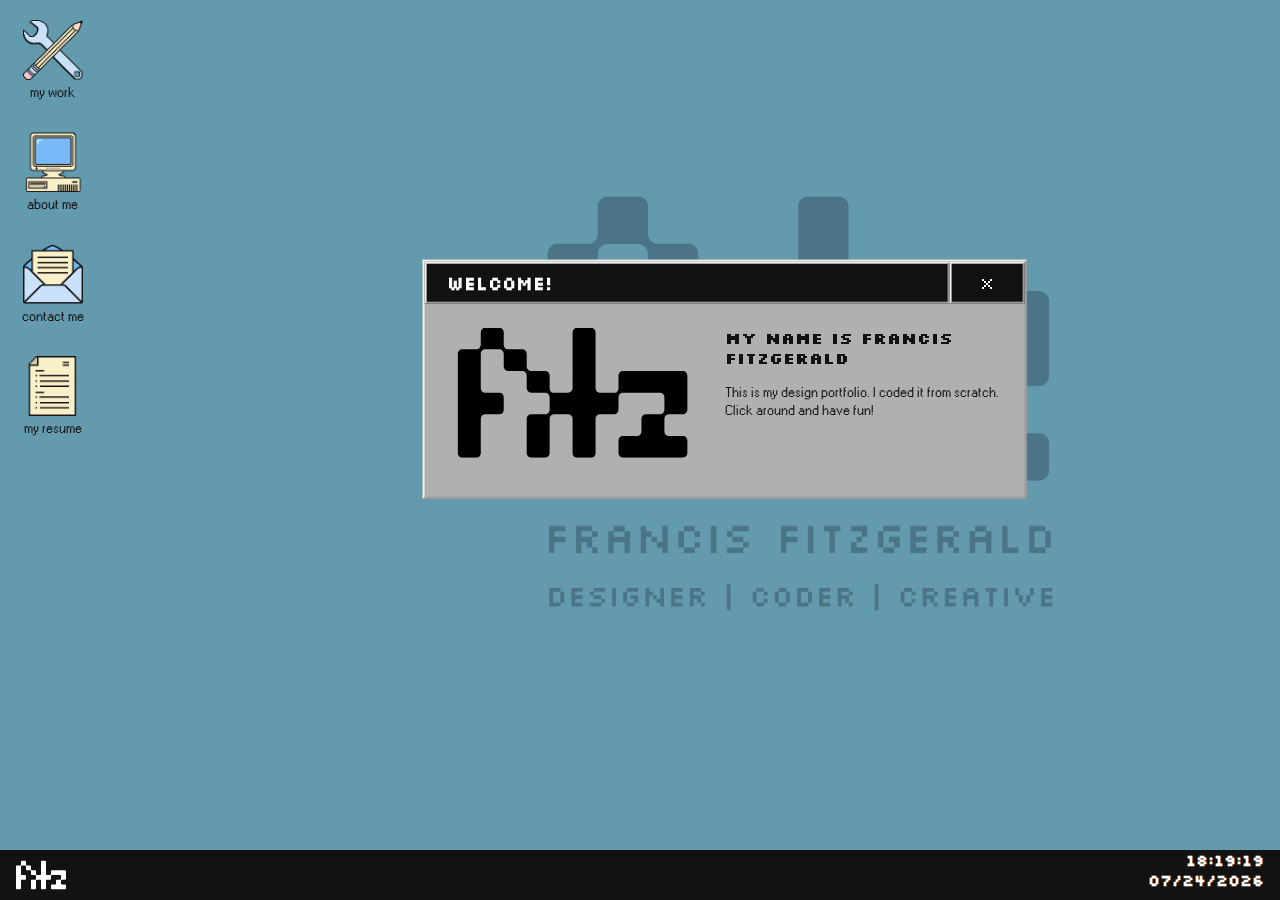
<file: index.html>
<!DOCTYPE html>
<html lang="en">
<head>
	<meta charset="UTF-8">
	<meta name="viewport" content="width=device-width, initial-scale=1.0">
    <link rel="stylesheet" href="styles.css">
    <script src="script.js" defer></script>
	<title>Francis Fitzgerald</title>
	<link rel="icon" type="image/x-icon" href="images/favicon.ico">
</head>
<body onload="startDate()">

	<!--TOPNAV-->

	<div class="topnav">

		<div class="grid-container-half">

			<div class="grid-item" id="topnav-grid-name">

				<h2>Francis Fitzgerald</h2>

			</div>

			<div class="grid-item" id="topnav-grid-roles">
				
				<h3>Designer | Coder | Creative</h3>

			</div>

		</div>

	</div>

	<!--HERO-->

	<div class="hero">

		<div class="popup" id="intro-popup">

			<div class="popup-nav">

					<div class="popup-title"><h3>Welcome!</h3></div>

					<button id="close-intro-popup" class="close-button">X</button>

			</div>

			<div class="popup-padding">

			<div class="grid-container-half">

				<div class="grid-item">

					<img src="images/flogo_option1.svg" width="90%" height="90%">

				</div>

				<div class="grid-item">

					<h5>My name is francis Fitzgerald</h5>
					<div class="spacing-16"></div>
					<p>This is my design portfolio. I coded it from scratch. Click around and have fun!</p>

				</div>

			</div>

			</div>

		</div>

			<div class="icon-set-desktop">

					<div class="icon" data-icon="work">
						<img class="desktop-icon" src="images/work_icon_pastelle.png">
						<p>my work</p>
					</div>

					<div class="icon" data-icon="about">
						<img class="desktop-icon" src="images/about_icon_pastelle.png">
						<p>about me</p>
					</div>

					<div class="icon" data-icon="contact">
						<img class="desktop-icon" src="images/contact_icon_pastelle.png">
						<p>contact me</p>
					</div>

					<div class="icon" data-icon="resume">
						<img class="desktop-icon" src="images/resume_icon_pastelle.png">
						<p>my resume</p>
					</div>

			</div>


		<!--MOBILE ICONS-->

		<div class="icon-set-mobile">

			<!--<div class="grid-container-half">-->

				<!--<div class="grid-item">-->

					<div class="icon" data-icon="work">
						<img class="desktop-icon" src="images/work_icon_pastelle.png">
						<p>my work</p>
					</div>

					<div class="icon" id="about" data-icon="about">
						<img class="desktop-icon" src="images/about_icon_pastelle.png">
						<p>about me</p>
					</div>

				<!--</div>-->

				<!--<div class="grid-item">-->

					<div class="icon" data-icon="contact">
						<img class="desktop-icon" src="images/contact_icon_pastelle.png">
						<p>contact me</p>
					</div>

					<div class="icon" data-icon="resume">
						<img class="desktop-icon" src="images/resume_icon_pastelle.png">
						<p>my resume</p>
					</div>

				<!--</div>-->

			<!--</div>-->

		</div>

	
		<!--**POPUPS-->

		<!--***WORK POPUP-->

			<div class="popup" id="work-popup">

				<div class="popup-nav">

					<div class="popup-title"><h3>My Work</h3></div>

					<button id="close-work-popup" class="close-button">X</button>

				</div>

				<div class="popup-padding">

				<div class="grid-container-quarter">

					<div class="grid-item">

					<a href="01.html">
						<div class="small-icon">
							<img class="small-icon-desktop" src="images/REM_icon.png">
							<p>REM</p>
						</div>
					</a>

					</div>

					<div class="grid-item">

					<a href="02.html">
						<div class="small-icon">
							<img class="small-icon-desktop" src="images/skorochod_icon.png">
							<p>Skorochod</p>
						</div>
					</a>

					</div>

					<div class="grid-item">

					<a href="03.html">
						<div class="small-icon">
							<img class="small-icon-desktop" src="images/scopes_icon.png">
							<p>Scopes</p>
						</div>
					</a>

					</div>

					<div class="grid-item">

					<a href="04.html">
						<div class="small-icon">
							<img class="small-icon-desktop" src="images/move_icon.png">
							<p>MOVE!</p>
						</div>
					</a>

					</div>
					
				</div>

				</div>

			</div>

			<div class="resize-handle"></div>

			</div>

		<!--***CONTACT POPUP-->

			<div class="popup" id="contact-popup">

					<div class="popup-nav">

						<div class="popup-title"><h3>Let's Connect</h3></div>

						<button id="close-contact-popup" class="close-button">X</button>

					</div>

				<div class="popup-padding">

					<form action="https://api.web3forms.com/submit" method="POST">

   						<!-- Replace with your Access Key -->
    					<input type="hidden" name="access_key" value="7cd8b3a7-5107-43ee-84ca-043276da96f1">

    					<!-- Form Inputs. Each input must have a name="" attribute -->

						<p>Your Name</p>
    					<input class="form-input" type="text" name="name" required>

						<div class="spacing-16"></div>

						<p>Your E-Mail</p>
    					<input class="form-input" type="email" name="email" required>

						<div class="spacing-16"></div>

						<p>Your Message</p>
    					<textarea name="message" required></textarea>

						<div class="spacing-16"></div>

    					<!-- Honeypot Spam Protection -->

    					<!-- Custom Confirmation / Success Page -->
    					<!-- <input type="hidden" name="redirect" value="https://mywebsite.com/thanks.html"> -->

    					<button type="submit">Submit Form</button>

						<div class="spacing-16"></div>

						<div class="checkbox-container">

								<input type="checkbox" name="botcheck" class="checkbox"> 

								<p>I am not a robot!</p>

						</div>



				</form>

				</div>

			</div>

		<!--***ABOUT POPUP-->

			<div class="popup" id="about-popup">

					<div class="popup-nav">

						<div class="popup-title"><h3>About Me</h3></div>

						<button id="close-about-popup" class="close-button">X</button>

					</div>


			<div class="popup-padding">

				<div class="grid-container-half">

					<div class="grid-item">

						<img id="pfp" src="images/pfp.jpg">

					</div>

					<div class="grid-item">

						<h5>Francis Fitzgerald</h5>

						<div class="spacing-16"></div>

						<ul>
							<li>Francis-Fitzgerald</li>

							<li>francisfitzgerald08@gmail.com</li>

							<li>508.801.0499</li>

						</ul>

					</div>

				</div>

				<div class="spacing-16"></div>

						<p>
							I’m a designer based in Boston and a Senior in Communication Design 
							at Massachusetts College of Art and Design. I’m a Massachusetts native and have lived here my whole life. 
							Outside of design, I love gardening, music and drawing. My background is 
							in manufacturing, however, I decided to make a career shift in 2023 and 
							pursue design because it aligned more with the things I love.
						</p>
						<br>
						<p>
							I started at Massart in Fall of 2023 and fell in love with design, particularly for the web. 
							I taught myself HTML, CSS and a little bit of Javascript while working on a personal project and 
							became fascinated with building content for the web that inspires people to 
							be more creative. I am excited to learn more and continue to expand my skillset. 
							As a designer, I aim to create interesting, yet usable web-based experiences 
							because who says functional design has to be boring?
						</p>

				</div>

			</div>

		<!--***RESUME POPUP-->

			<div class="popup" id="resume-popup">

				<div class="popup-nav">

						<div class="popup-title"><h3>My Resume</h3></div>

						<button id="close-resume-popup" class="close-button">X</button>

				</div>

				<div class="popup-padding">

					<a href="ffitzgerald_resume_2025.pdf" download><button>Download</button></a>

					<div class="spacing-16"></div>

					<a href="ffitzgerald_resume_2025.pdf"><button>View</button></a>

				</div>


			</div> 

	</div>

	<!--BOTTOMNAV-->

	<div class="bottomnav">

		<div class="grid-container-half">

			<div class="grid-item" id="bottomnav-grid-logo">

				<img id="logo-white" src="images/flogo_option2.svg";>

			</div>

			<div class="grid-item" id="bottomnav-grid-DT">

				<h4 id="clock"></h4>
				<h4 id="date"></h4>
				
			</div>


		</div>

	</div>

</body>
</html>
</file>
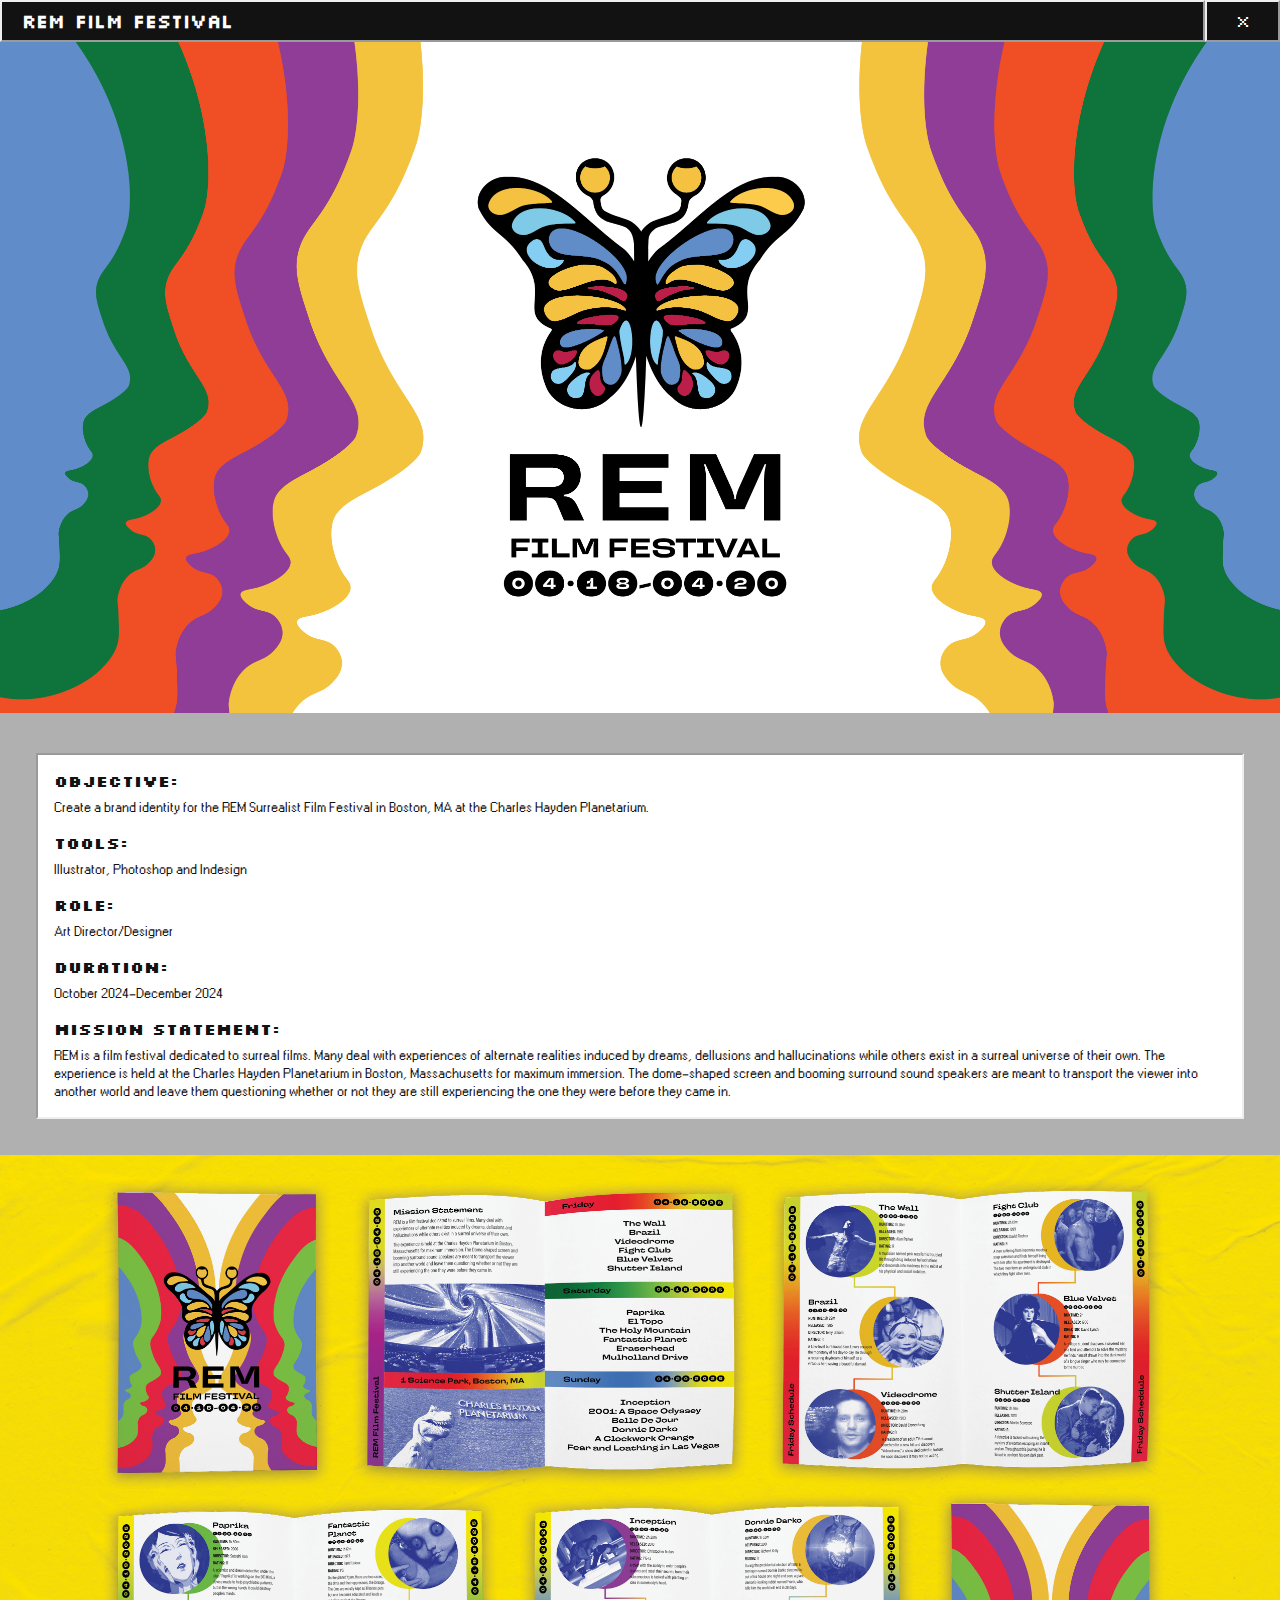
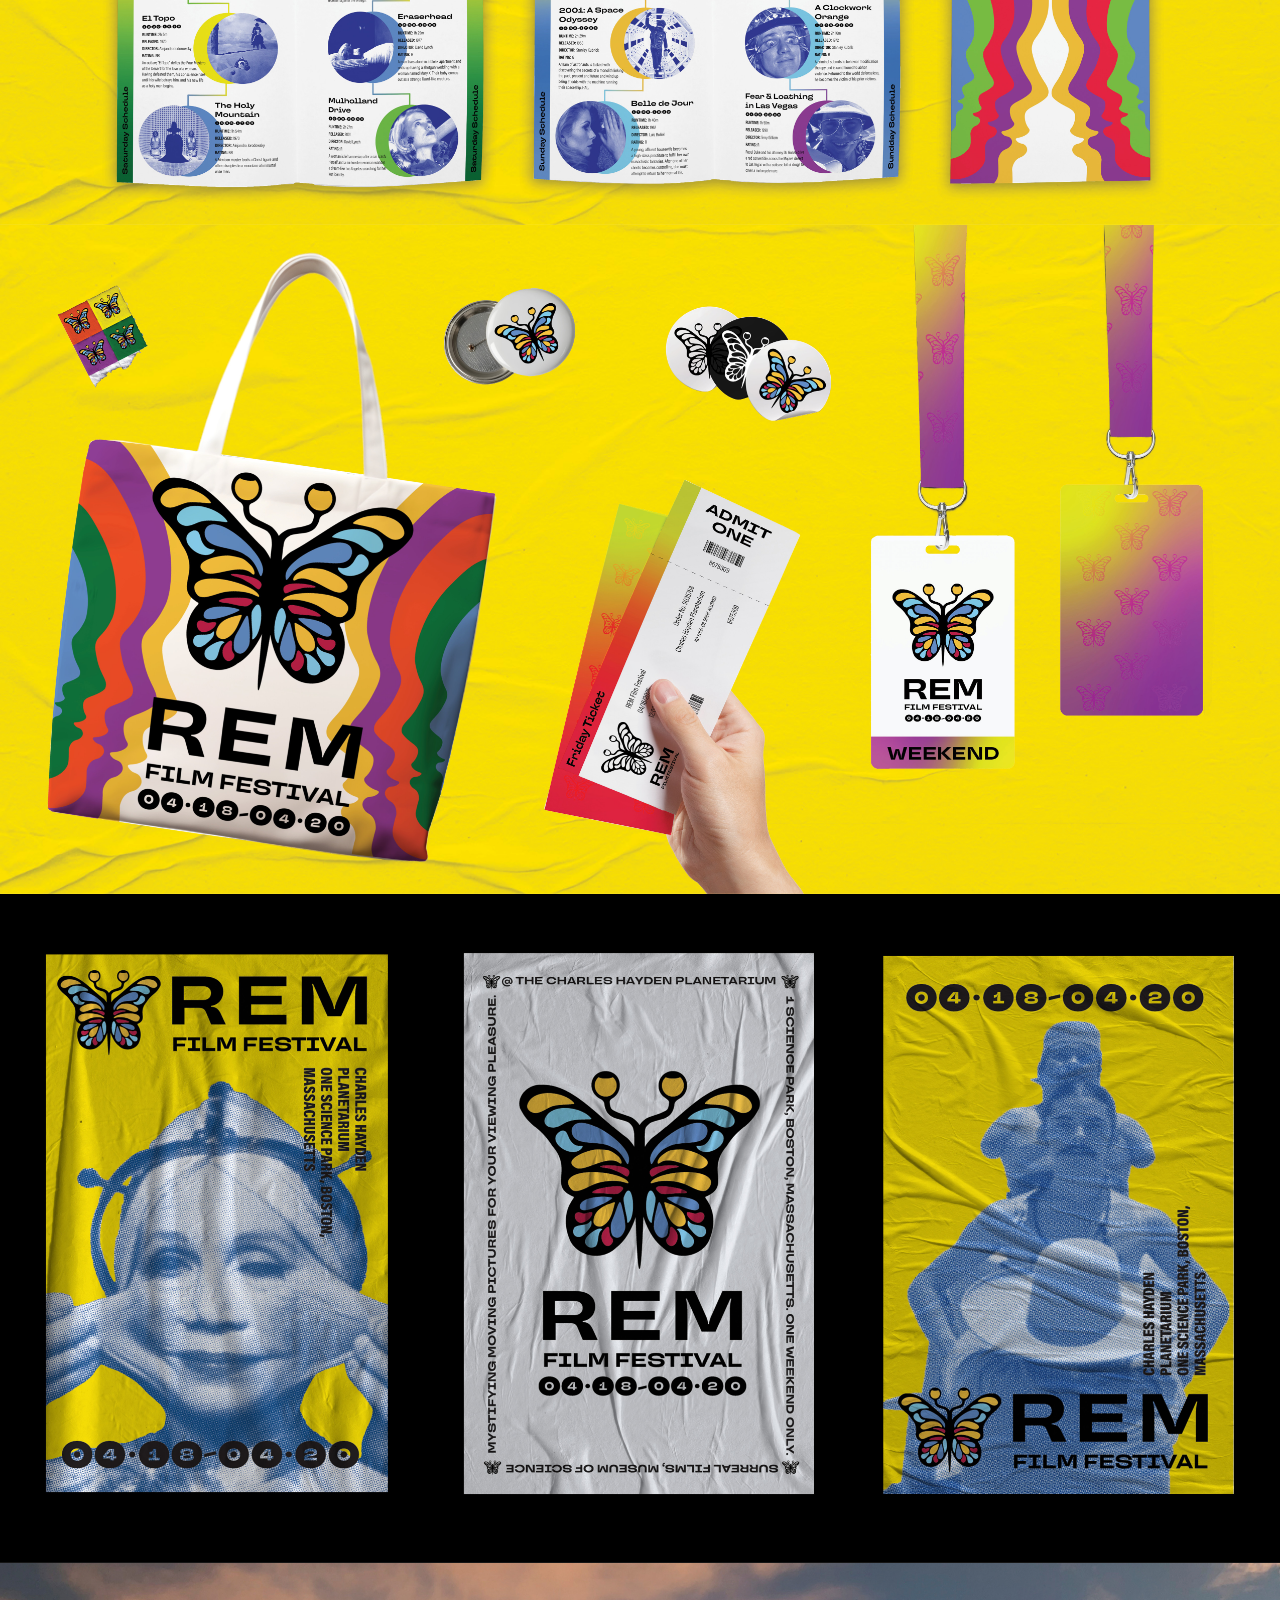
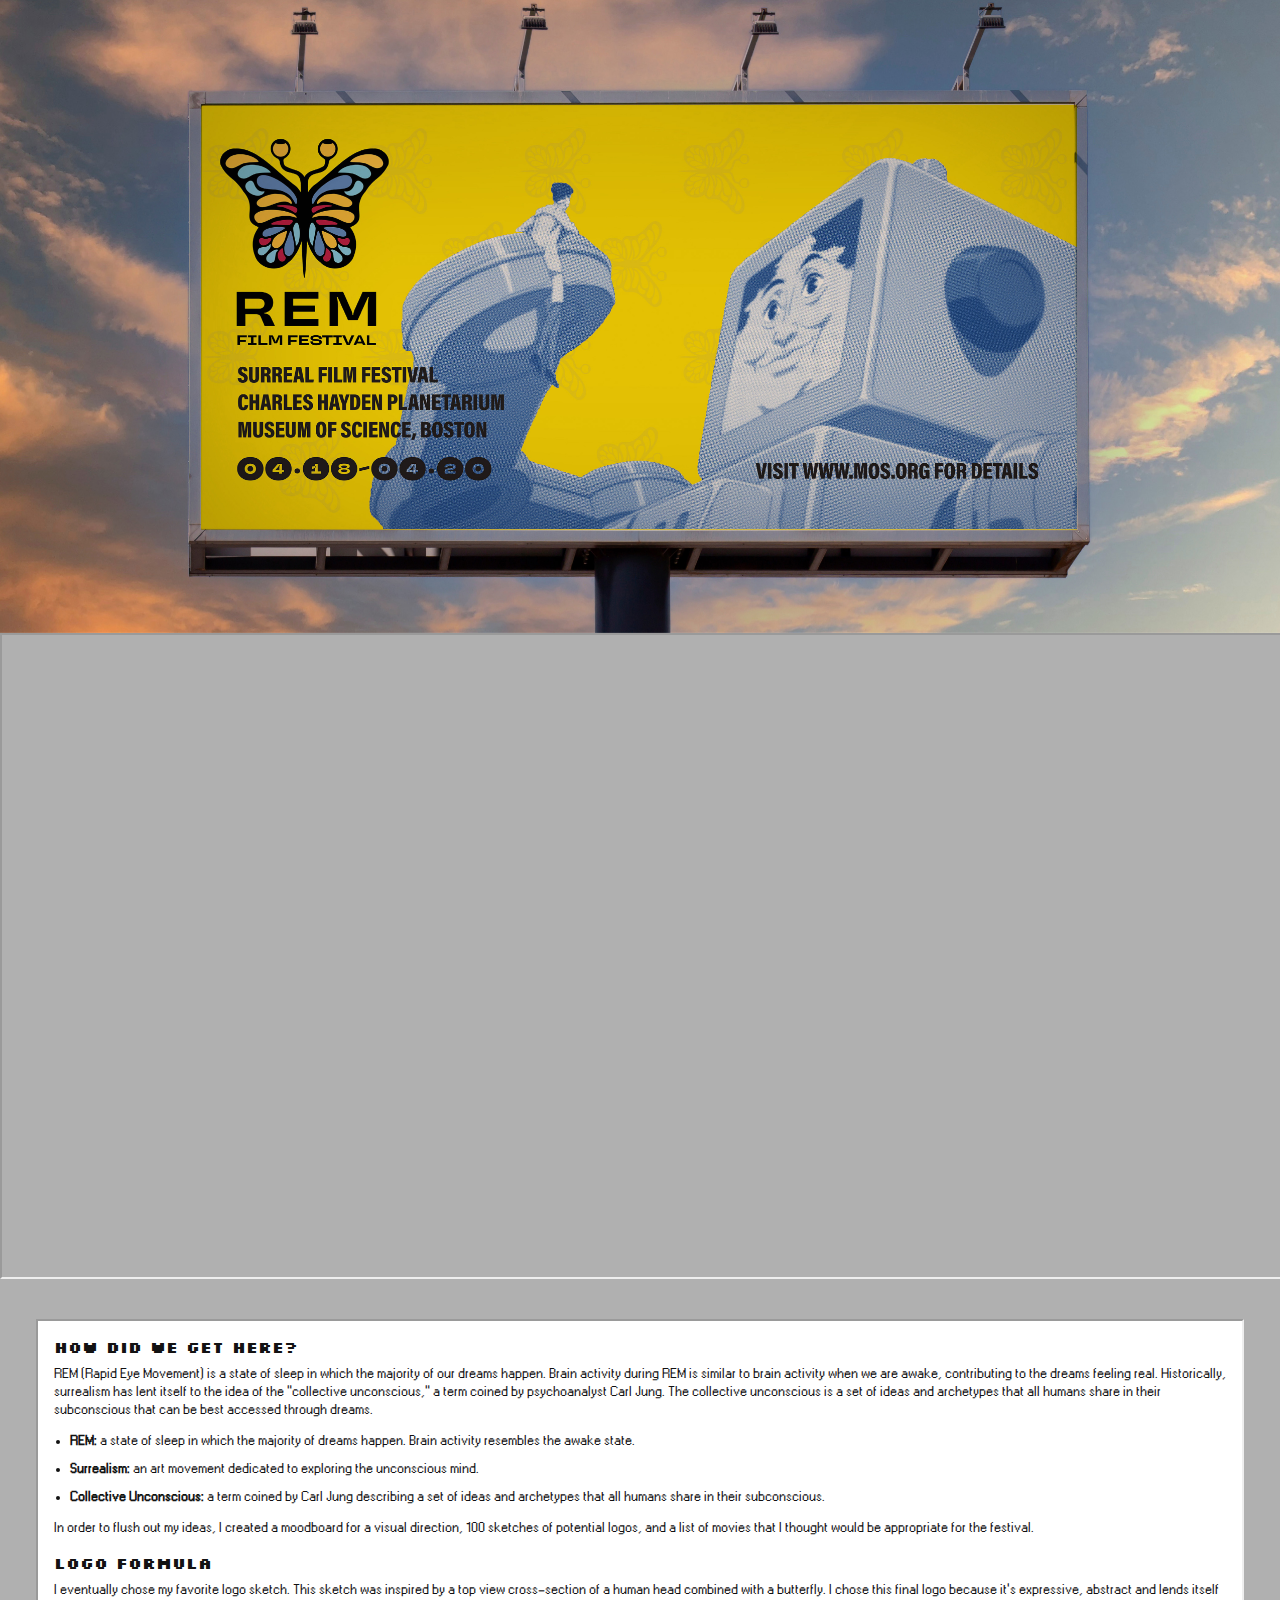
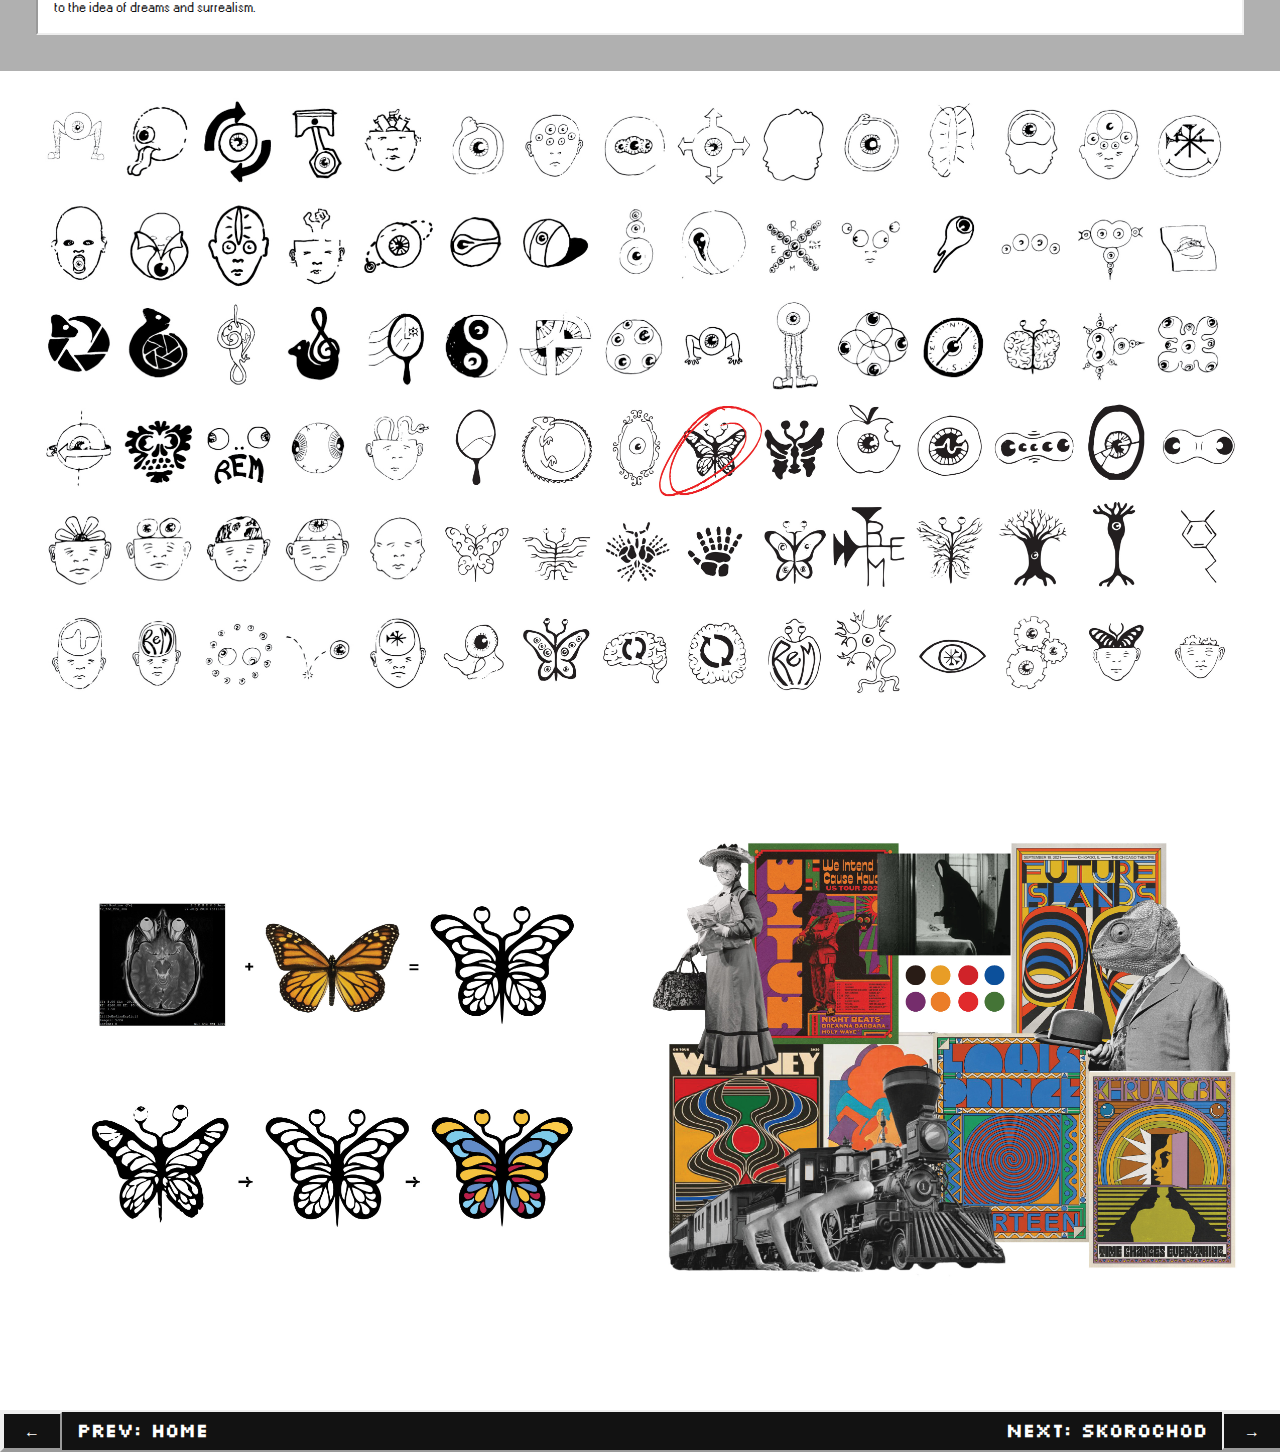
<file: 01.html>
<!DOCTYPE html>
<html lang="en">
<head>
	<meta charset="UTF-8">
	<meta name="viewport" content="width=device-width, initial-scale=1.0">
	<title>REM Branding</title>
    <link rel="stylesheet" href="styles.css">
    <link rel="icon" type="image/x-icon" href="favicon.ico">
</head>
<body>

    <div class="popup-nav">

		<div class="popup-title"><h3>REM Film Festival</h3></div>

		<a href="index.html"><button id="projects-close-button" class="close-button">X</button></a>

	</div>

     <!--hero-->
    <div class="content">



        <img id="REM-00" height="auto" width="100%" src="artwork/Project 1/REM_00.jpg">

        <div class="spacing-16"></div>

        <div class="text-container-project">

                    <h5>Objective:</h5>

                    <div class="spacing-8"></div>
    
                <p>
                    Create a brand identity for the REM Surrealist Film Festival in Boston, MA at the Charles Hayden Planetarium.
                </p>
    
            <div class="spacing-16"></div>
    
                    <h5>Tools:</h5>

                    <div class="spacing-8"></div>
    
                <p>Illustrator, Photoshop and Indesign</p>
    
                <div class="spacing-16"></div>
    

                    <h5>Role:</h5>

                    <div class="spacing-8"></div>

                    <p>Art Director/Designer</p>
                
                <div class="spacing-16"></div>
    

                    <h5>Duration:</h5>

                    <div class="spacing-8"></div>

                    <p>October 2024-December 2024</p>

                <div class="spacing-16"></div>

                        <h5>Mission Statement:</h5>

                        <div class="spacing-8"></div>

                    <p>
                         REM is a film festival dedicated to surreal films. Many deal with experiences of alternate 
                         realities induced by dreams, dellusions and hallucinations while others exist in a surreal 
                         universe of their own. The experience is held at the Charles Hayden Planetarium in Boston, 
                         Massachusetts for maximum immersion. The dome-shaped screen and booming surround sound speakers 
                         are meant to transport the viewer into another world and leave them questioning whether or not 
                         they are still experiencing the one they were before they came in. 
                    </p>

        </div>

        <div class="spacing-16"></div>

        <img class="REM-img" src="artwork/Project 1/REM_01.jpg">

        <img class="REM-img" src="artwork/Project 1/REM_02.jpg">

        <img class="REM-img" src="artwork/Project 1/REM_05.jpg">

        <img class="REM-img" src="artwork/Project 1/REM_06.jpg">

        <iframe width="100%" height="642px" src="https://www.youtube.com/embed/Xcd2B7NX0rM?si=vmc05LNq1GZEr4mK"></iframe>

        <div class="spacing-16"></div>

        
        <div class="text-container-project">
       
        <h5>How did we get here?</h5>

        <div class="spacing-8"></div>

        <p>
            REM (Rapid Eye Movement) is a state of sleep in which the majority of our dreams happen. Brain activity during REM
            is similar to brain activity when we are awake, contributing to the dreams feeling real. Historically, surrealism has 
            lent itself to the idea of the "collective unconscious," a term coined by psychoanalyst Carl Jung. The collective unconscious 
            is a set of ideas and archetypes that all humans share in their subconscious that can be best accessed through dreams. 
        </p>

        <div class="spacing-8"></div>

        <ul>
            <li><b>REM:</b> a state of sleep in which the majority of dreams happen. Brain activity resembles the awake state.</li>
            <li><b>Surrealism:</b> an art movement dedicated to exploring the unconscious mind.</li>
            <li><b>Collective Unconscious:</b> a term coined by Carl Jung describing a set of ideas and archetypes that all humans share in their subconscious.</li>
        </ul>

        <div class="spacing-8"></div>

        <p>In order to flush out my ideas, I created a moodboard for a visual direction, 100 sketches of potential logos, and a list of movies
            that I thought would be appropriate for the festival.
        </p>

        <div class="spacing-16"></div>

        <h5>Logo Formula</h5>

        <div class="spacing-8"></div>

        <p>I eventually chose my favorite logo sketch. This sketch was inspired by a top view cross-section of a human head
            combined with a butterfly. I chose this final logo because it's expressive, abstract and lends itself to the idea
            of dreams and surrealism.</p>

        </div>


        
        <img class="REM-img" src="artwork/Project 1/REM_03.jpg">

        <img class="REM-img" src="artwork/Project 1/REM_07.jpg">

    </div>

    <div class="bottomnav-projects">

        <div class="grid-item">

            <a href="index.html"><button>&larr;</button></a>

        </div>

        <div class="grid-item">

            <h3>Prev: Home</h3></a>

        </div>

        <div class="grid-item" style="text-align: right">

           <h3>Next: Skorochod</h3>

        </div>

        <div class="grid-item">

             <a href="02.html"><button style="float: right;">&rarr;</button></a>

        </div>

    </div>
    

</body>
</html>
</file>
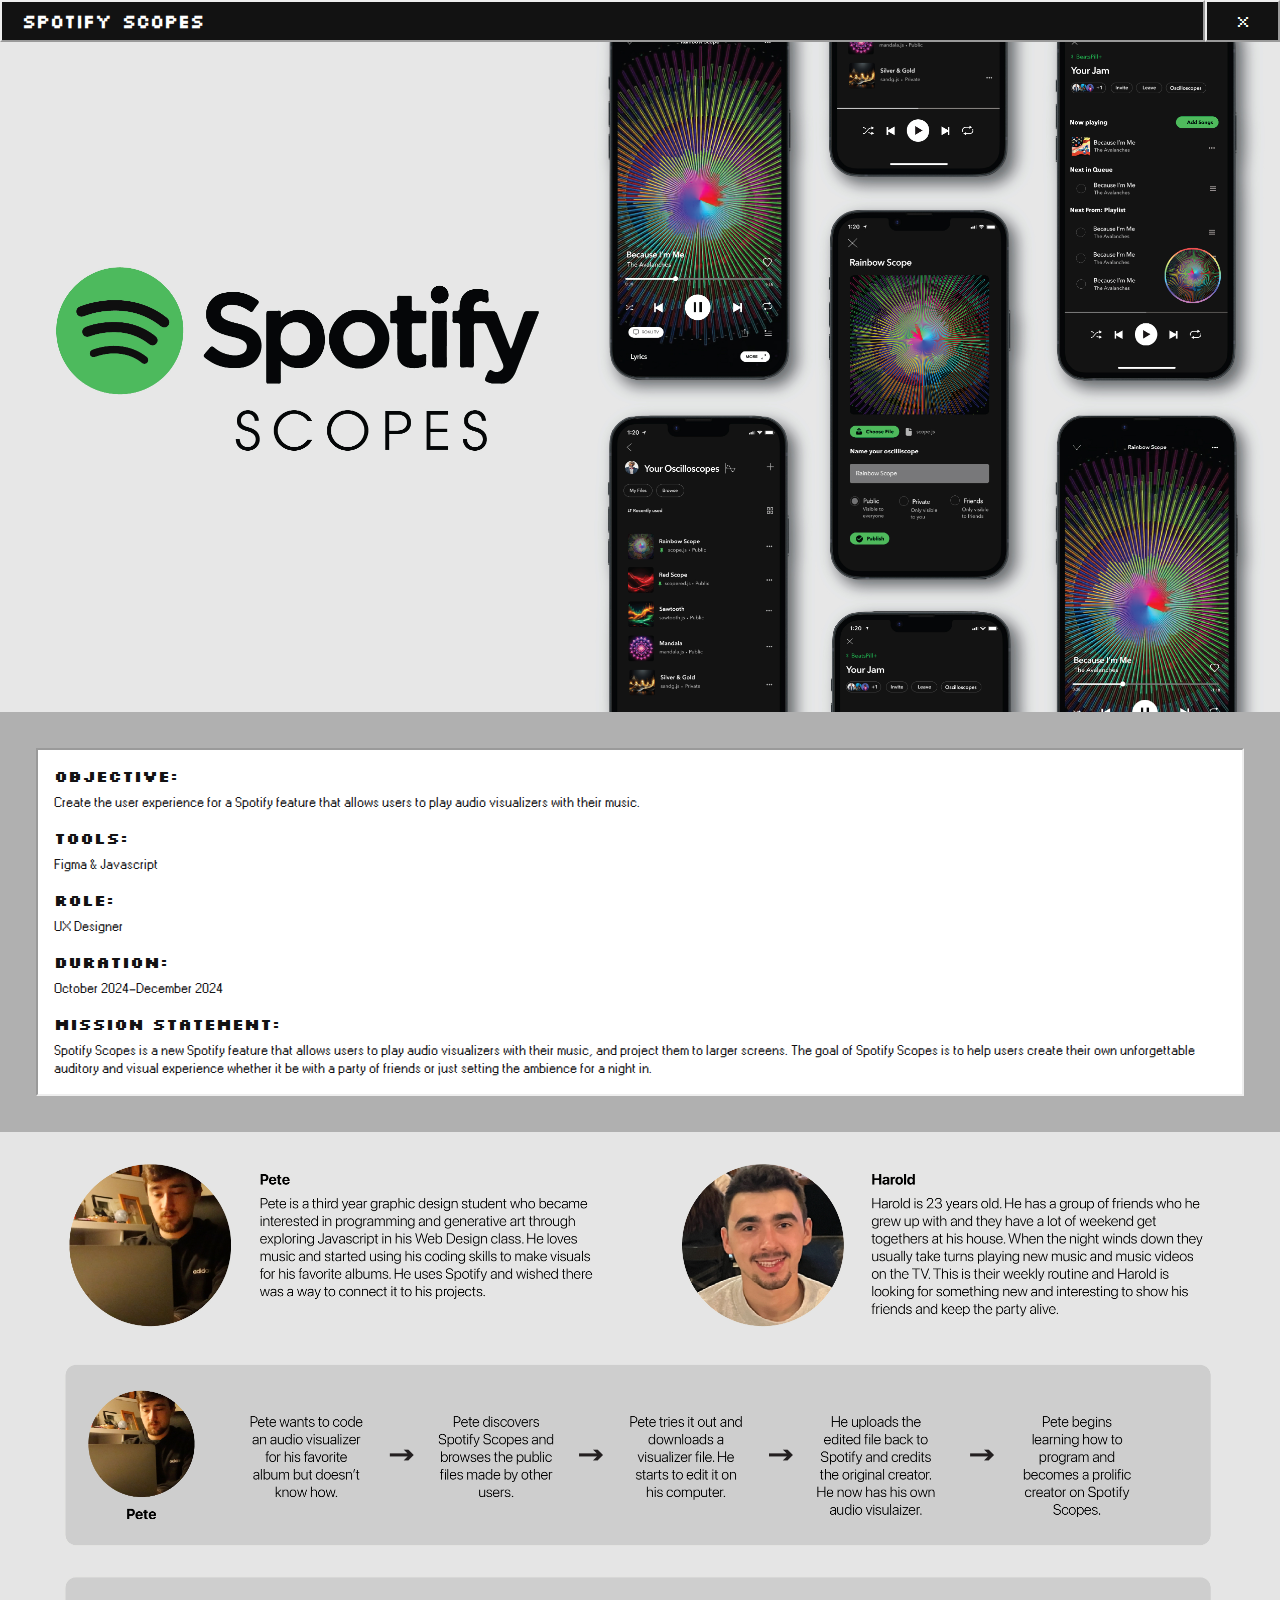
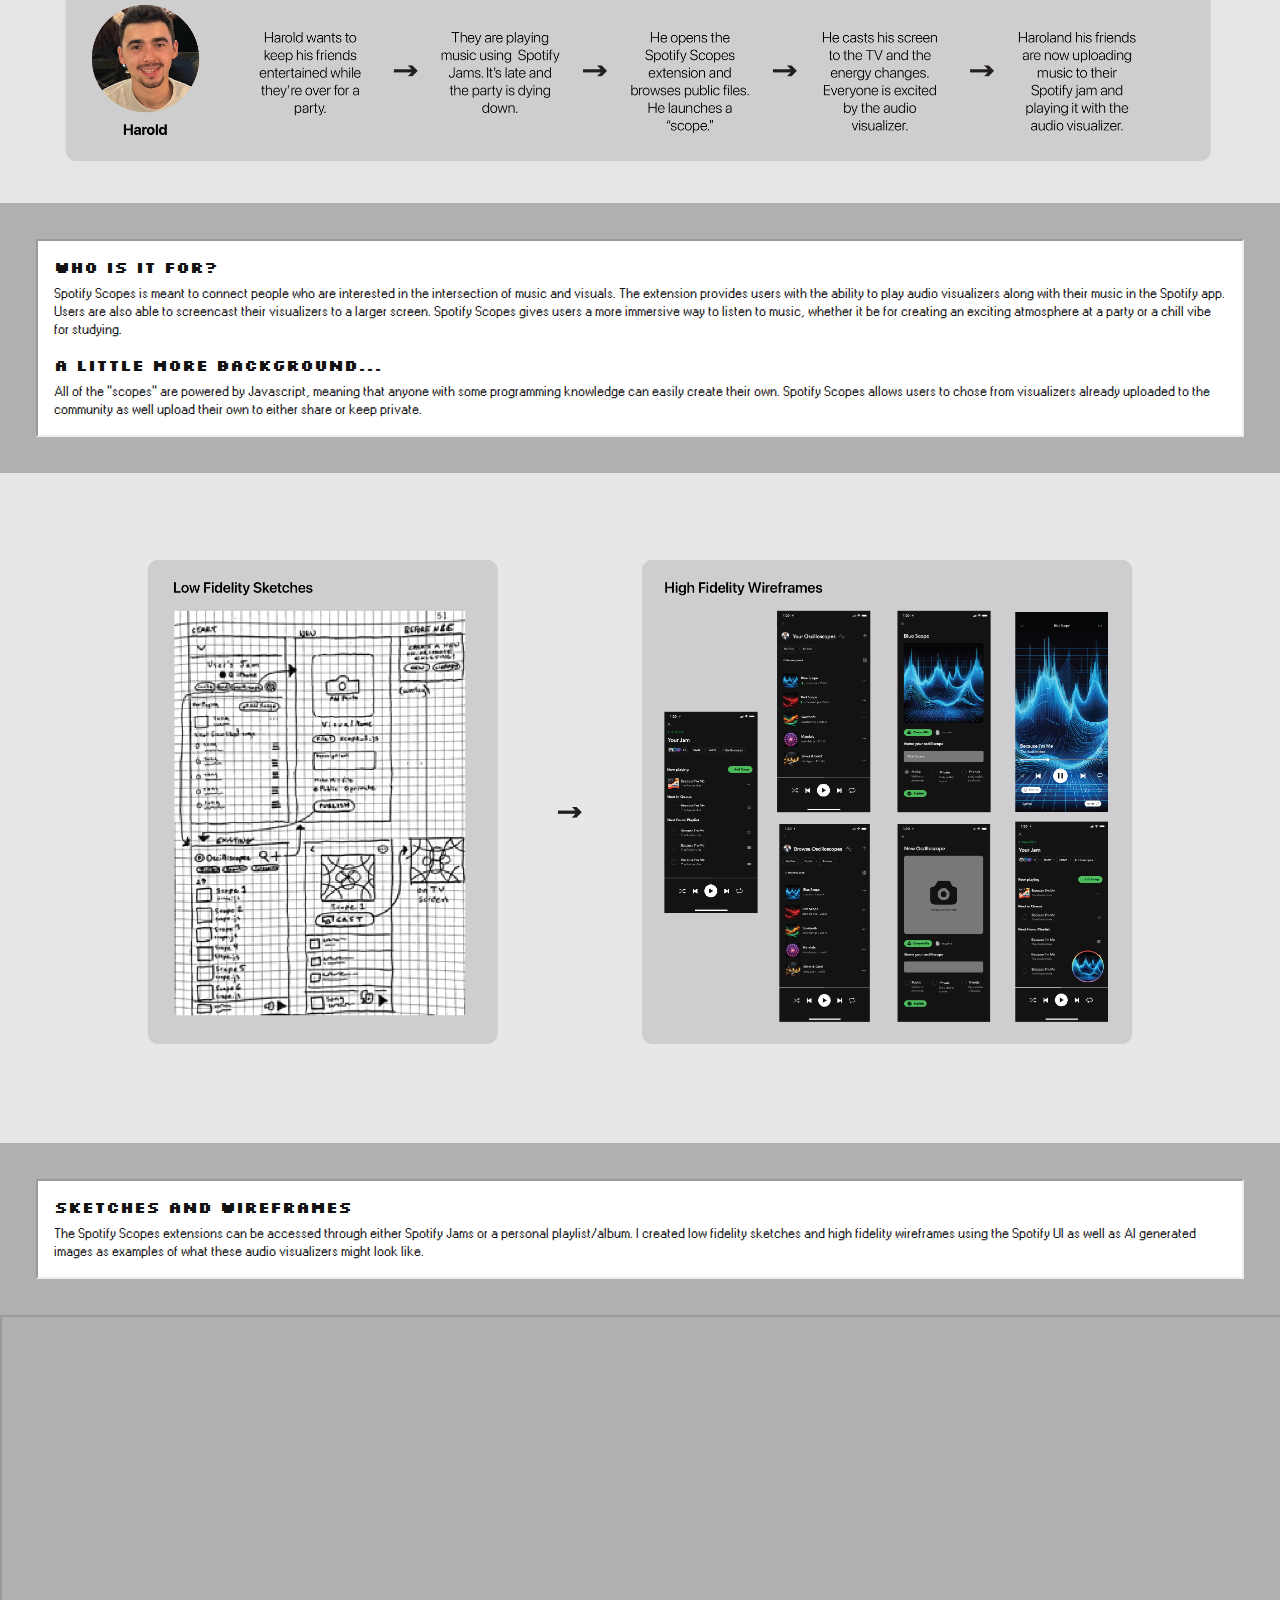
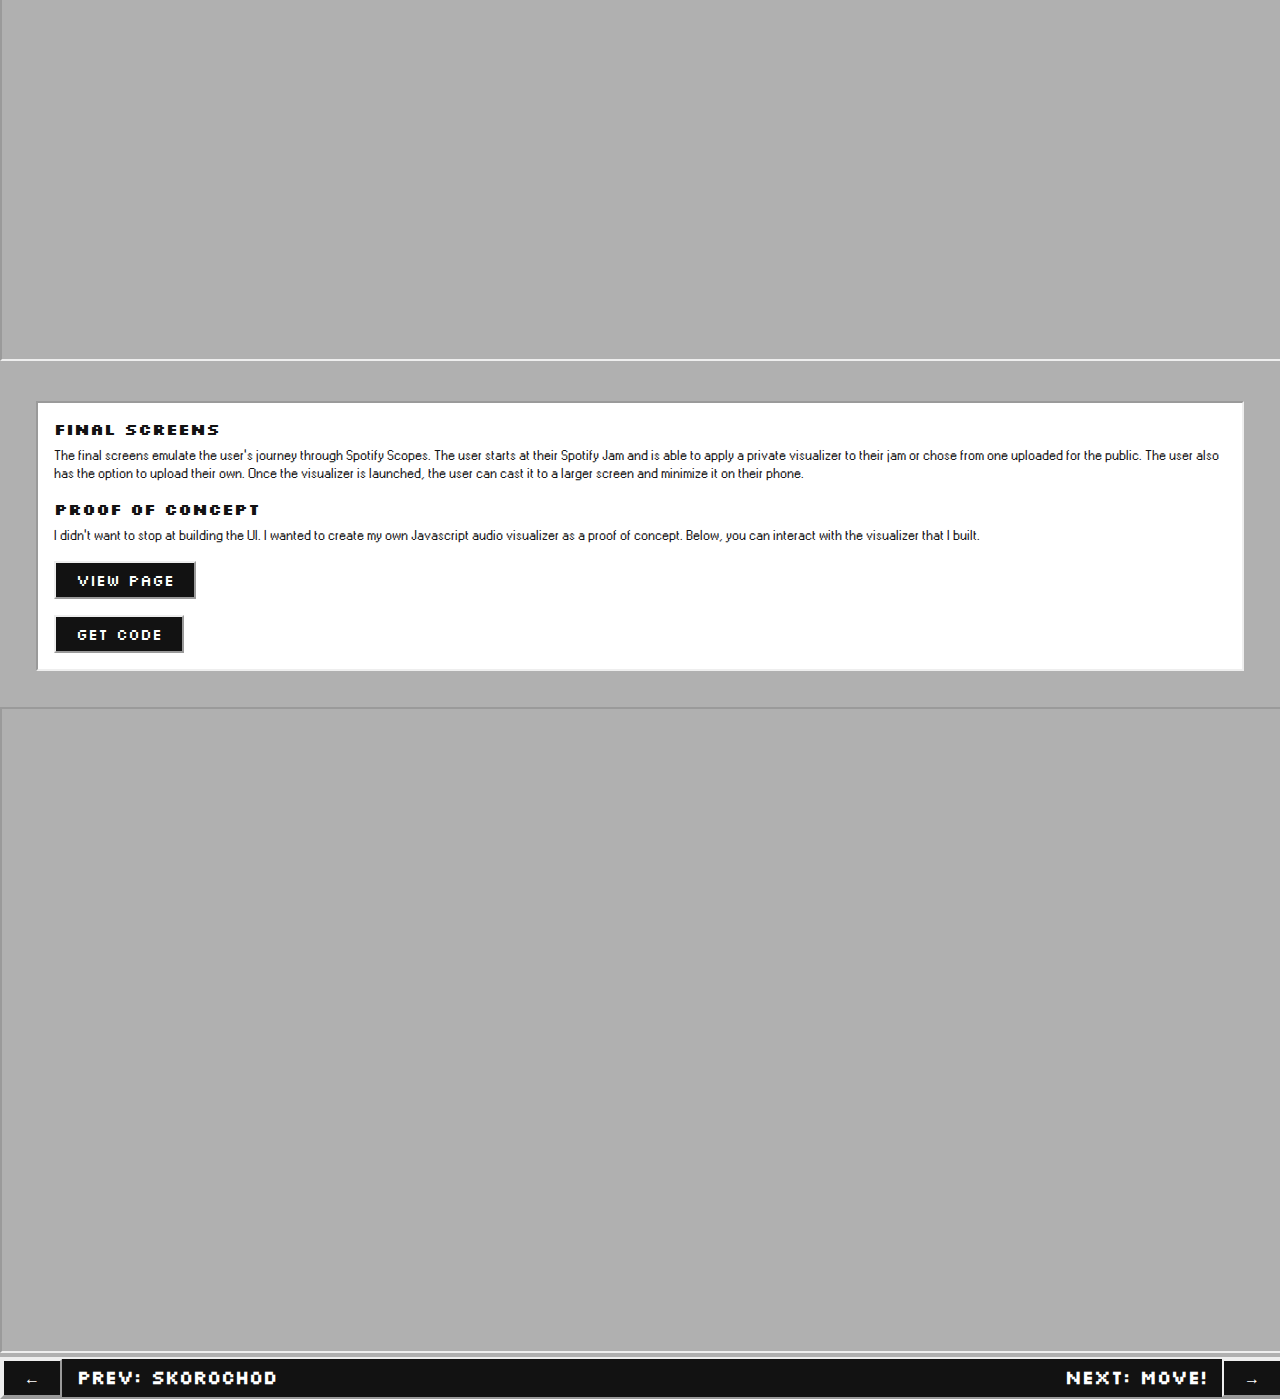
<file: 03.html>
<!DOCTYPE html>
<html lang="en">
<head>
	<meta charset="UTF-8">
	<meta name="viewport" content="width=device-width, initial-scale=1.0">
	<title>Spotify Scopes</title>
    <link rel="stylesheet" href="styles.css">
    <link rel="icon" type="image/x-icon" href="favicon.ico">
</head>
<body>
	    <div class="popup-nav">

			<div class="popup-title"><h3>Spotify Scopes</h3></div>

			<a href="index.html"><button id="projects-close-button" class="close-button">X</button></a>

		</div>

	<div class="content">

			<img src="artwork/Project 3/SCOPES_01.jpg" class="SCOPES-img">

			       <div class="spacing-16"></div>

        	<div class="text-container-project">

                    <h5>Objective:</h5>

                    <div class="spacing-8"></div>
    
                <p>
                    Create the user experience for a Spotify feature that allows users to play audio visualizers with their music.
                </p>
    
            <div class="spacing-16"></div>
    
                    <h5>Tools:</h5>

                    <div class="spacing-8"></div>
    
                <p>Figma & Javascript</p>
    
                <div class="spacing-16"></div>
    

                    <h5>Role:</h5>

                    <div class="spacing-8"></div>

                    <p>UX Designer</p>
                
                <div class="spacing-16"></div>
    

                    <h5>Duration:</h5>

                    <div class="spacing-8"></div>
    
                    <p>October 2024-December 2024</p>

                <div class="spacing-16"></div>

                        <h5>Mission Statement:</h5>

                        <div class="spacing-8"></div>

                    <p>
                         Spotify Scopes is a new Spotify feature that allows users to play audio visualizers with their music, 
						 and project them to larger screens. The goal of Spotify Scopes is to help users create their own 
						 unforgettable auditory and visual experience whether it be with a party of friends or just setting the 
						 ambience for a night in.
                    </p>

        </div>

        <div class="spacing-16"></div>

            <img src="artwork/Project 3/SCOPES_02.jpg" class="SCOPES-img">

        <div class="text-container-project">

        

            <h5>Who is it for?</h5>

            <div class="spacing-8"></div>

            <p>
                Spotify Scopes is meant to connect people who are interested in the intersection of music and visuals. The extension
                provides users with the ability to play audio visualizers along with their music in the Spotify app. Users are also able 
                to screencast their visualizers to a larger screen. Spotify Scopes gives users a more immersive way to listen to music, 
                whether it be for creating an exciting atmosphere at a party or a chill vibe for studying. 
            </p>

            <div class="spacing-16"></div>

            <h5>A little more background...</h5>

            <div class="spacing-8"></div>

            <p>
                All of the "scopes" are powered by Javascript, meaning that anyone with some programming knowledge can easily create their own.
                Spotify Scopes allows users to chose from visualizers already uploaded to the community as well upload their own to either share
                or keep private. 
            </p>

        </div>

        <div class="spacing-16"></div>

            <img src="artwork/Project 3/SCOPES_03.jpg" class="SCOPES-img">

        <div class="spacing-16"></div>

            <div class="text-container-project">

            <h5>Sketches and wireframes</h5>

            <div class="spacing-8"></div>

            <p>
                The Spotify Scopes extensions can be accessed through either Spotify Jams or a personal playlist/album.
                I created low fidelity sketches and high fidelity wireframes using the Spotify UI as well as AI generated images as
                examples of what these audio visualizers might look like.
            </p>

        </div>

        <div class="spacing-16"></div>

        <iframe width="100%" height="642px" src="https://embed.figma.com/proto/hmbbfIJUufrriTmvQBCv2H/fitzgerald_scopes_100424?page-id=0%3A1&node-id=9-549&viewport=-855%2C77%2C0.5&scaling=scale-down&content-scaling=fixed&starting-point-node-id=1%3A203&embed-host=share" allowfullscreen></iframe>

        <div class="spacing-16"></div>

                    <div class="text-container-project">

            <h5>Final Screens</h5>

            <div class="spacing-8"></div>

            <p>
                The final screens emulate the user's journey through Spotify Scopes. The user starts at their Spotify Jam and is able to apply
                a private visualizer to their jam or chose from one uploaded for the public. The user also has the option to upload their own.
                Once the visualizer is launched, the user can cast it to a larger screen and minimize it on their phone.
            </p>

            <div class="spacing-16"></div>

            <h5>Proof of Concept</h5>

            <div class="spacing-8"></div>

            <p>
                I didn't want to stop at building the UI. I wanted to create my own Javascript audio visualizer as a proof of concept. Below,
                you can interact with the visualizer that I built.
            </p>

            <div class="spacing-16"></div>

            <a href="https://ff1905617.github.io/audioviz/index.html"><button>View page</button></a>

            <div class="spacing-16"></div>

            <a href="https://github.com/ff1905617/audioviz"><button>Get code</button></a>


        </div>

        <div class="spacing-16"></div>

        <iframe width="100%" height="642px" src="https://ff1905617.github.io/audioviz/index.html" allowfullscreen></iframe>

	</div>

        <div class="bottomnav-projects">

        <div class="grid-item">

            <a href="02.html"><button>&larr;</button></a>

        </div>

        <div class="grid-item">

            <h3>Prev: Skorochod</h3></a>

        </div>

        <div class="grid-item" style="text-align: right">

           <h3>Next: MOVE!</h3>

        </div>

        <div class="grid-item">

             <a href="04.html"><button style="float: right;">&rarr;</button></a>

        </div>

    </div>

</body>
</html>
</file>
<file: styles.css>
*{
    margin: 0;
    padding: 0;
}
:root{
    font-size: 16px;
}
/*TEXT STYLES*/

@font-face{
    font-family: "silkscreen";
    src: url("fonts/Silkscreen-Regular.ttf")
}
@font-face{
    font-family: "silkscreen bold";
    src: url("fonts/Silkscreen-Bold.ttf")
}
@font-face{
    font-family: "W95FA";
    src: url("fonts/W95FA.otf")
}
a{
    text-decoration: none;
}
p{
    font-family: "W95FA";
    color: #121212;
    line-height: 18px;
    font-size: 14px;
}
h1{
    font-family: "silkscreen bold";
    color: #121212;
}
h2{
    font-family: "silkscreen bold";
    color: white;
}
h3{
    font-family: "silkscreen";
    color: #ffffff;
}
h4{
    font-family: "silkscreen";
    font-size: 16px;
    line-height: 20px;
    color: white;
}
h5{
    font-family: "silkscreen bold";
    font-size: 16px;
    line-height: 20px;
    color: #121212;
}
li{
    font-family: "W95FA";
    color: #121212;
    font-size: 14px;
    line-height: 28px;
    margin-left: 16px;
}
/*CONTAINERS*/

.icon-set-desktop{
    display: block;
    margin-top: 16px;
}
.icon-set-mobile{
    display: none;
}
.topnav{
    background-color: #121212;
    width: 100%;
    height: auto;
    position: fixed;
    z-index: 1;
    padding-top: 16px;
    visibility: hidden;
}
.dither-background{
    width: 100%;
    height: 100vh;
    z-index: -2;
    filter: contrast(300);
    background-image: linear-gradient(to bottom, #7f7f7f, #808080);
}
.hero{
    height: 100vh;
    position: fixed;
    width: 100%;
    z-index: -1; 
    background-image: url('images/hero_background.jpg');
    background-size: cover;
    background-repeat: no-repeat;
}
.text-container-project{
    background-color: white;
    display: block;
    padding: 16px;
    height: auto;
    border-style: inset;
    border-width: 2px;
    margin: 36px;
}
.content{
    background-color: rgb(176, 176, 176);
    padding-left: 0px;
    padding-right: 0px;
    margin-left: auto;
    margin: auto;
    display: block;
}
.bottomnav{
    background-color: #121212;
    width: 100%;
    height: 50px;
    position: fixed;
    bottom: 0;
    z-index: 1;
}
.bottomnav-projects{
    background-color: #121212;
    width: 100%;
    height: auto;
    bottom: 0;
    z-index: 1;
    display: grid;
    line-height: 2;
    grid-template-columns: 75px auto auto 75px;
    border: 2px outset;
}
.icon{
    padding: 4px;
    width: 65px;
    height: 80px;
    text-align: center;
    overflow: hidden;
    margin-bottom: 24px;
    margin-left: 16px;
    cursor: pointer;
}
.small-icon{
    text-align: center;
    display: block;
}

/*POPUPS*/

.popup{
    height: 510px;
    width: 600px;
    position: absolute;
    overflow: hidden;
    background-color: rgb(176, 176, 176);
    z-index: 2;
    transform: translate(65%, -55%);
    left: 16px;
    top: 435px;
    border-style: outset;
    border-width: 2px;
    display: none;
}
.popup-padding{
    padding-left: 20px;
    padding-right: 20px;
    padding-bottom: 20px;
    padding-top: 20px;
    margin: 4px;
}
#work-popup{
    display: none;
}
#about-popup{
    display: none;
}
#contact-popup{
    display: none;
}
#resume-popup{
    display: none;
}
#intro-popup{
    display: none;
    height: auto;
    top: 391px;
    left: 30px;
}
.popup-nav{
    display: grid;
    grid-template-columns: auto 75px;
}
.popup-title{
    padding: 7px 20px;
    max-width: 100%;
    width: auto;
    height: auto;
    border: 2px outset;
    color: white;
    background-color: #121212;
}
.close-button{
    top: 0;
    float: right;
    width: auto;
    height: auto;
}
#projects-close-button{
    width: 100%;
    height: 100%;
}
/*GRIDS*/

.grid-container-half{
    display: grid;
    grid-template-columns: 50% 50%;
}
.grid-container-quarter{
    width: 100%;
    display: grid;
    grid-template-columns: 25% 25% 25% 25%;
    row-gap: 24px;
}
.grid-item{
    display: block;
}
#topnav-grid-name{
    padding-left: 16px;
    vertical-align: middle;
}
#topnav-grid-roles{
    padding-right: 16px;
    text-align: right;
    vertical-align: middle;
}
#bottomnav-grid-DT{
    padding-right: 16px;
    text-align: right;
}
#bottomnav-grid-logo{
    padding-left: 16px;
}
.spacing-16{
    margin-top: 16px;
}
.spacing-8{
    margin-top: 8px;
}

/*IMAGES*/

.desktop-icon{
    width: 60px;
    height: 60px;
}
#logo-white{
    width: 50px;
    height: 50px;
}
.small-icon-desktop{
    width: 60px;
    height: 60px;
}
#pfp{
    width: 160px;
    height: 160px;
    border-style: inset;
}
.REM-img{
    display: block;
    height: auto;
    width: 100%;
}
.SKO-img{
    display: block;
    height: auto;
    width: 100%;
}
.SCOPES-img{
    display: block;
    height: auto;
    width: 100%;
}
.MOVE-img{
    display: block;
    height: auto;
    width: 100%;
}
.MGM-img{
    display: block;
    height: auto;
    width: 100%;
}
.START-img{
    display: block;
    height: auto;
    width: 100%;
}
.HC_img{
    display: block;
    height: auto;
    width: 100%;
}

/*CONTACT FORM*/
form{
    justify-content: center;
    margin-top: 24px;
    line-height: 24px;
}
.form-input{
    display: flex;
    padding-left: 6px;
    border-style: inset;
    width: 100%;
    height: 24px;
}
.checkbox{
    display: flex;
    margin-right: 8px;
    border-style: inset;
}
button {
  font-size: 16px;
  padding: 7px 20px;
  background: #121212;
  border: 2px outset;
  outline: none;
  cursor: pointer;
  color: white;
  font-family: "silkscreen";
  width: auto;
  height: auto;
  
  &:active {
    border: 2px inset;
  }
}
textarea{
    display: flex;
    border-width: 2px;
    border-style: inset;
    width: 100%;
    height: 100px;
}
.checkbox-container{
    display: inline-flex;
}
/*HOVER ANIMATIONS*/

.icon:hover{
    background-color: rgba(0, 0, 255, 0.328);
}

/*MOBILE CSS*/

@media screen and (max-width: 480px) {

/*MOBILE TEXT SYLES*/

p{
    font-family: "W95FA";
    color: #121212;
    font-size: 12px;
    line-height: 20px;
}
h1{
    font-family: "silkscreen bold";
    color: #121212;
    font-size: 16px;
}
h2{
    font-family: "silkscreen bold";
    color: white;
    font-size: 12px;
}
h3{
    font-family: "silkscreen";
    color: #ffffff;
    font-size: 10px;
}
h4{
    font-family: "silkscreen";
    font-size: 12px;
    color: white;
}
h5{
    font-family: "silkscreen bold";
    font-size: 12px;
    line-height: 24px;
    color: #121212;
}
li{
    font-family: "W95FA";
    color: #121212;
    line-height: 24px;
    margin-left: 10px;
}

/*MOBILE CONTAINERS*/

.icon-set-desktop{
   display: none;
}
.icon-set-mobile{
    display: block;
    width: 400px;
    height: 400px;
    margin-top: 80px;
}
.topnav{
    background-color: #121212;
    width: 100%;
    height: 50px;
    position: fixed;
    z-index: 1;
    padding-top: 16px;
    visibility: hidden;
}
.hero{
    height: 100vh;
    position: fixed;
    width: 100%;
    background-image: url('images/hero_background_mobile.jpg');
    z-index: 1;
    background-size: cover;
    background-repeat: no-repeat;
}
.text-container-project{
    background-color: white;
    border-style: inset;
    border-width: 2px;
    padding: 16px;
}
.content{
    background-color: rgb(176, 176, 176);
}
.bottomnav{
    background-color: #121212;
    width: 100%;
    height: fit-content;
    position: fixed;
    top: 0;
    z-index: 1;
    padding-top: 8px;
    padding-bottom: 8px;
}
.icon{
    padding: 4px;
    width: 65px;
    height: 80px;
    text-align: center;
    overflow: hidden;
    margin-bottom: 24px;
    margin-left: 16px;
}
.small-icon{
    text-align: center;
}

/*MOBILE POPUPS*/

.popup{
    height: auto;
    width: 420px;
    top: 475px;
    left: -272px;
    position: absolute;
    overflow: hidden;
    background-color: rgb(176, 176, 176);
    z-index: 9999;
    border-style: outset;
    border-width: 2px;
}
.popup-padding{
    padding-left: 20px;
    padding-right: 20px;
    padding-bottom: 20px;
    padding-top: 20px;
    margin: 4px;
}
#work-popup{
    display: none;
}
#about-popup{
    display: none;
}
#contact-popup{
    display: none;
}
#resume-popup{
    display: none;
}
#intro-popup{
    top: 475px;
    left: -272px;
}
.popup-nav{
    display: grid;
    grid-template-columns: auto 75px;
}
.popup-title{
    padding: 7px 20px;
    max-width: 100%;
    width: auto;
    border: 2px outset;
    color: white;
    background-color: #121212;
}
.close-button{
    top: 0;
    float: right;
    width: auto;
    height: auto;
}
/*MOBILE GRIDS*/

.grid-container-half{
    display: grid;
    grid-template-columns: 50% 50%;
}
.grid-container-quarter{
    width: 100%;
    display: grid;
    grid-template-columns: 25% 25% 25% 25%;
    row-gap: 16px;
}
.grid-item{
    display: block;
}
#topnav-grid-name{
    padding-left: 16px;
    vertical-align: middle;
}
#topnav-grid-roles{
    padding-right: 16px;
    text-align: right;
    vertical-align: middle;
}
#bottomnav-grid-DT{
    padding-right: 16px;
    text-align: right;
}
#bottomnav-grid-logo{
    padding-left: 16px;
}
.spacing-16{
    margin-top: 16px;
}

/*MOBILE IMAGES*/

.desktop-icon{
    width: 60px;
    height: 60px;
}
#logo-white{
    width: 40px;
    height: 40px;
}
.small-icon-desktop{
    width: 65px;
    height: 65px;
}
#pfp{
    width: 160px;
    height: 160px;
    border-style: inset;
}

/*MOBILE CONTACT FORM*/
form{
    justify-content: center;
    margin-top: 24px;
    line-height: 24px;
}
.form-input{
    display: flex;
    padding-left: 6px;
    border-style: inset;
    width: 100%;
    height: 24px;
}
.checkbox{
    display: flex;
    margin-right: 8px;
    border-style: inset;
}
button {
  font-size: 16px;
  padding: 7px 20px;
  background: #121212;
  border: 2px outset;
  outline: none;
  cursor: pointer;
  color: white;
  font-family: "silkscreen";
  width: auto;
  height: auto;
  
  &:active {
    border: 2px inset;
  }
}
textarea{
    display: flex;
    border-width: 2px;
    border-style: inset;
    width: 100%;
    height: 100px;
}
.checkbox-container{
    display: inline-flex;
}
    
}



/*CAROUSEL*/

.carousel-container {
      position: relative;
      max-width: 100%;
      margin: auto;
      overflow: hidden;
    }

    .carousel-track {
      display: flex;
      height: 100%;
      overflow-x: auto;
      scroll-snap-type: x mandatory;
      scroll-behavior: smooth;
      -webkit-overflow-scrolling: touch;
    }

    .carousel-track::-webkit-scrollbar {
      display: none; 
    }

    .carousel-slide {
      flex: 0 0 auto;
      width: 100%;
      scroll-snap-align: center;
      display: flex;
      justify-content: center;
      align-items: center;
      padding: 10px;
    }

    .carousel-slide img {
      width: 100%;
      height: auto;
    }

    .carousel-buttons button {
      cursor: pointer;
      transition: background 0.3s;
    }
</file>
